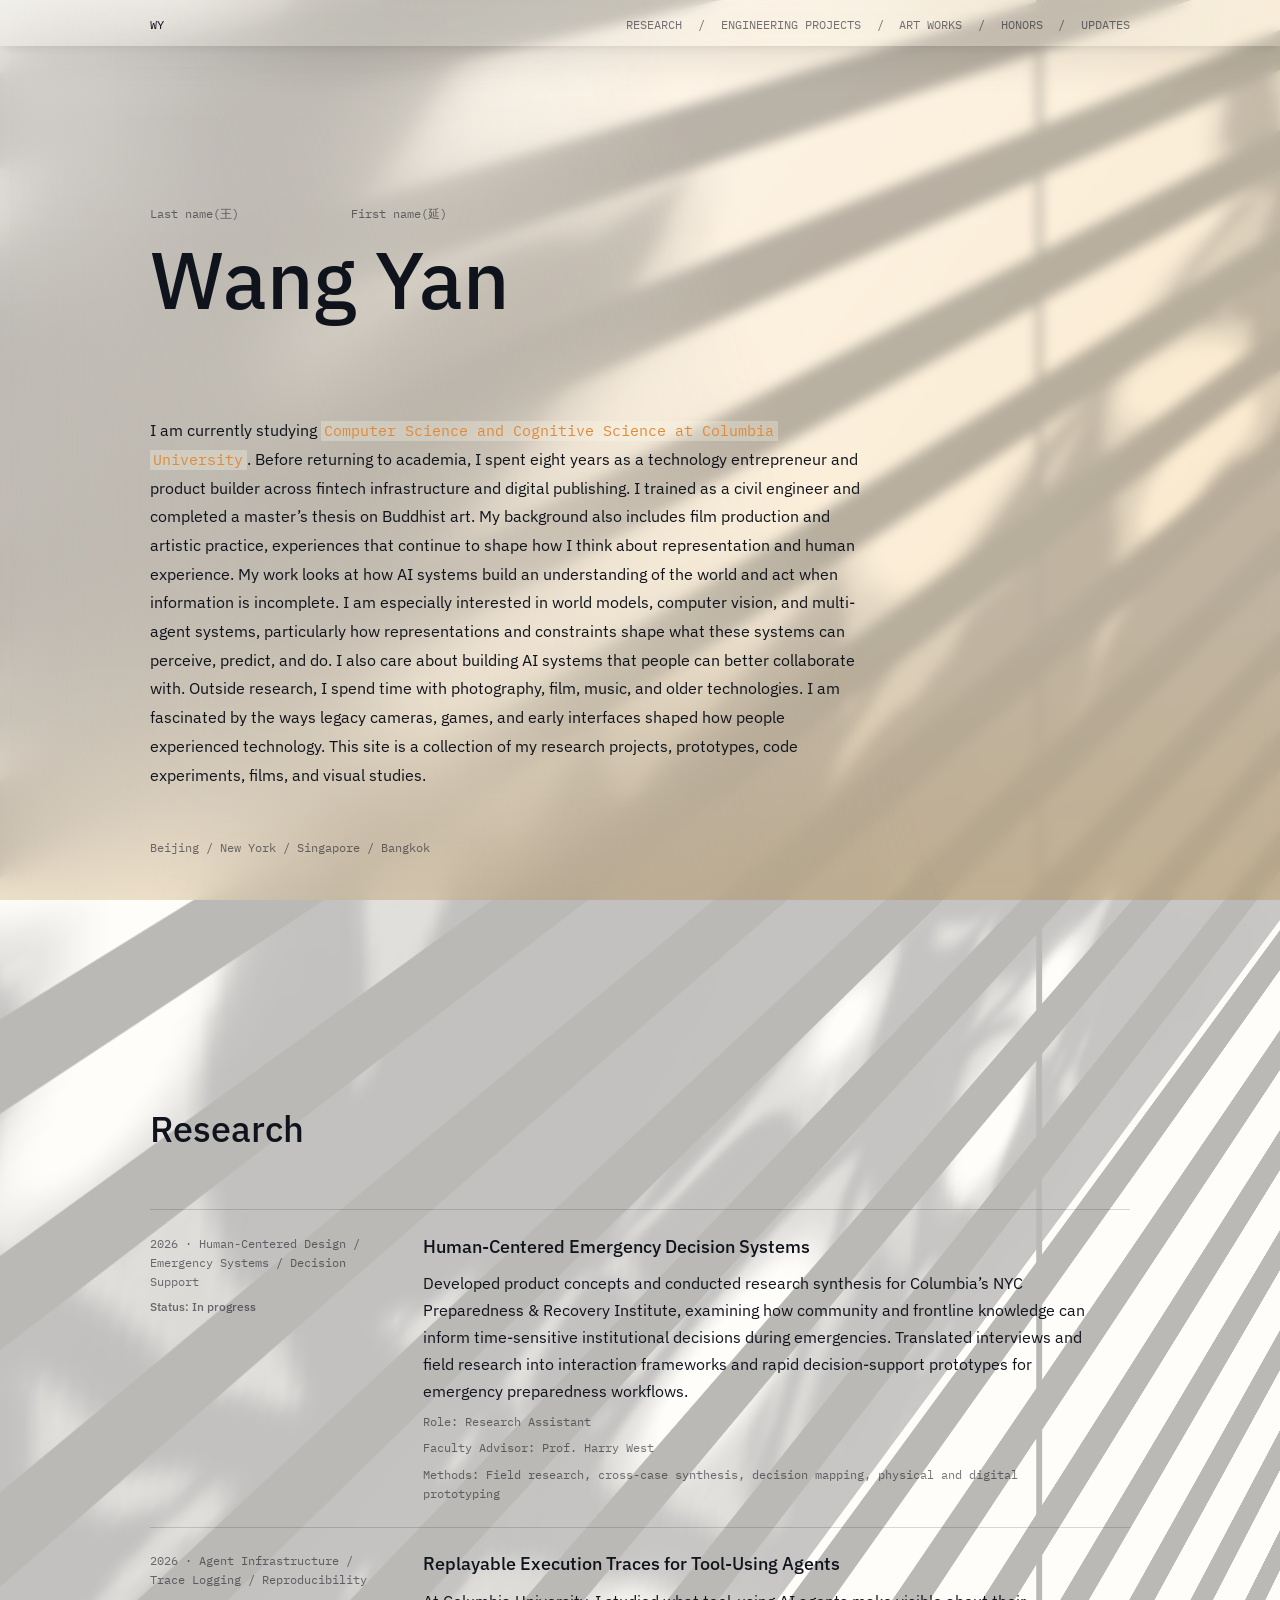
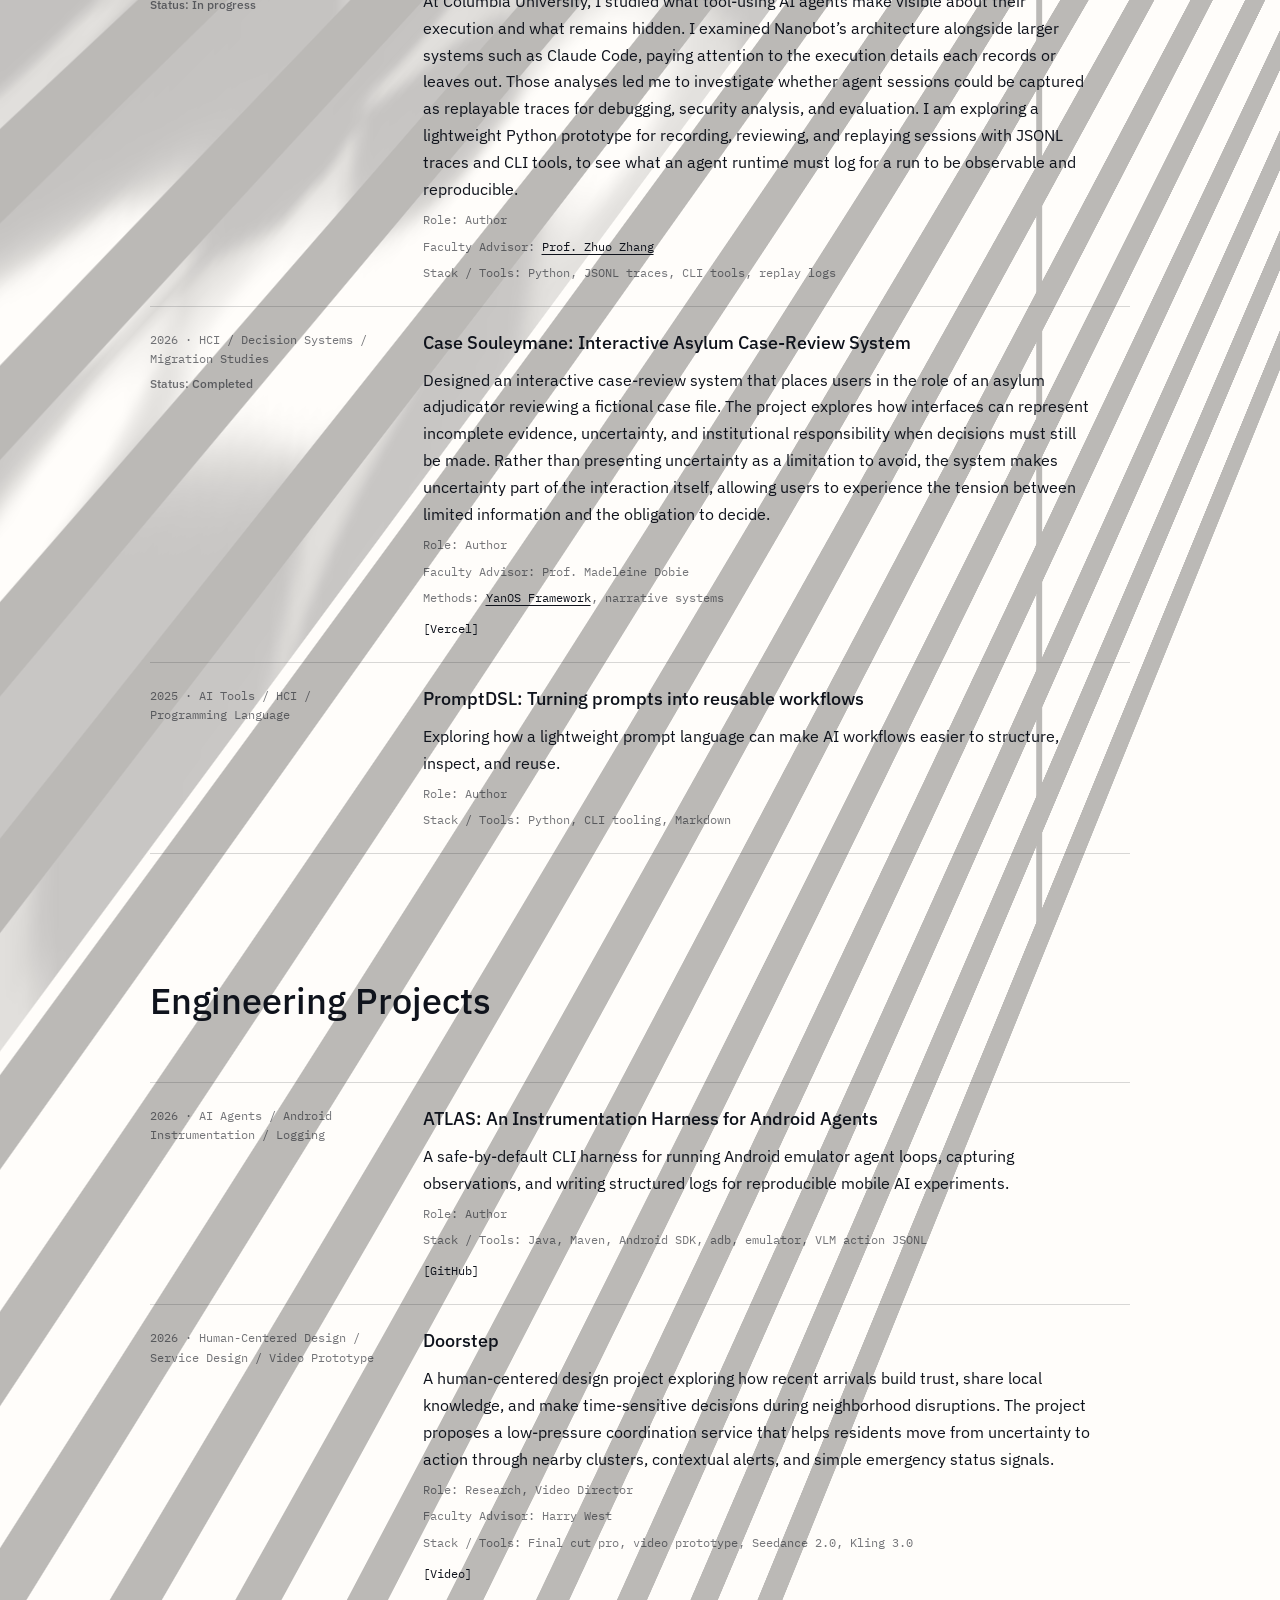
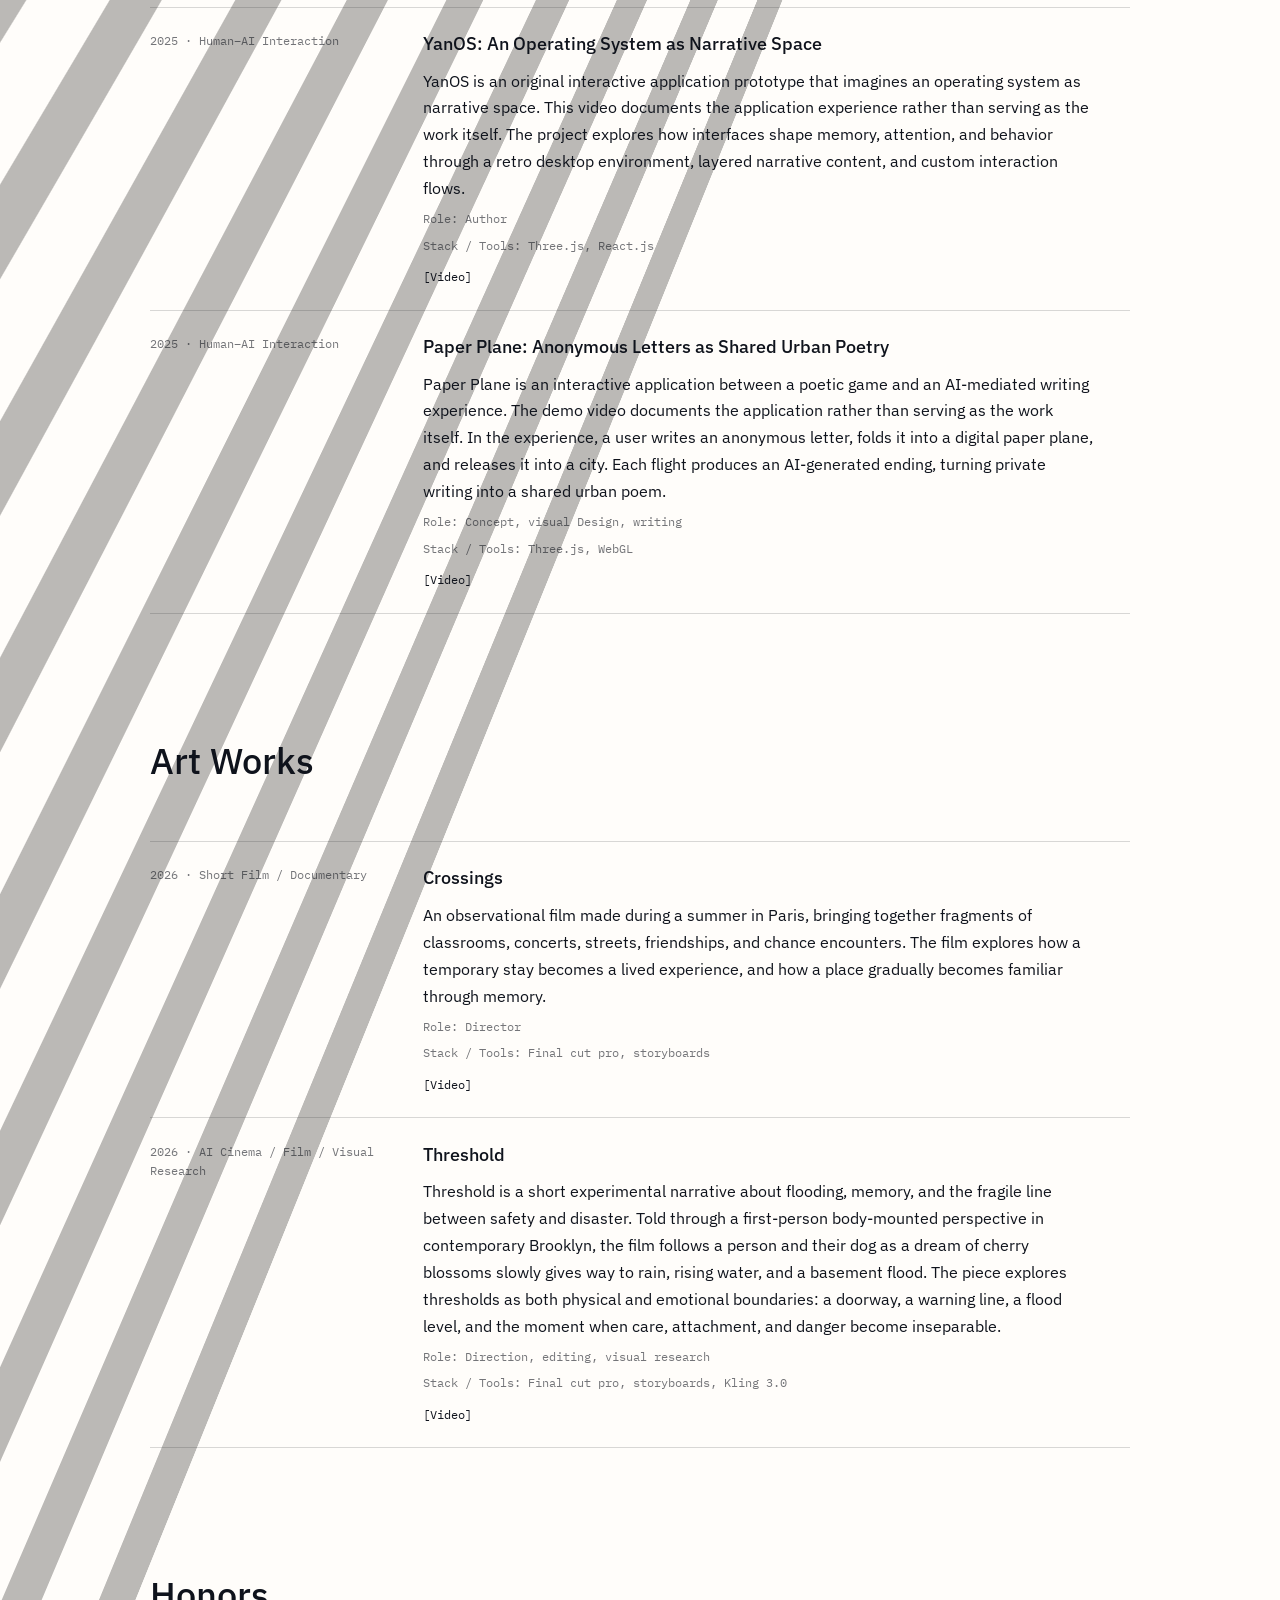
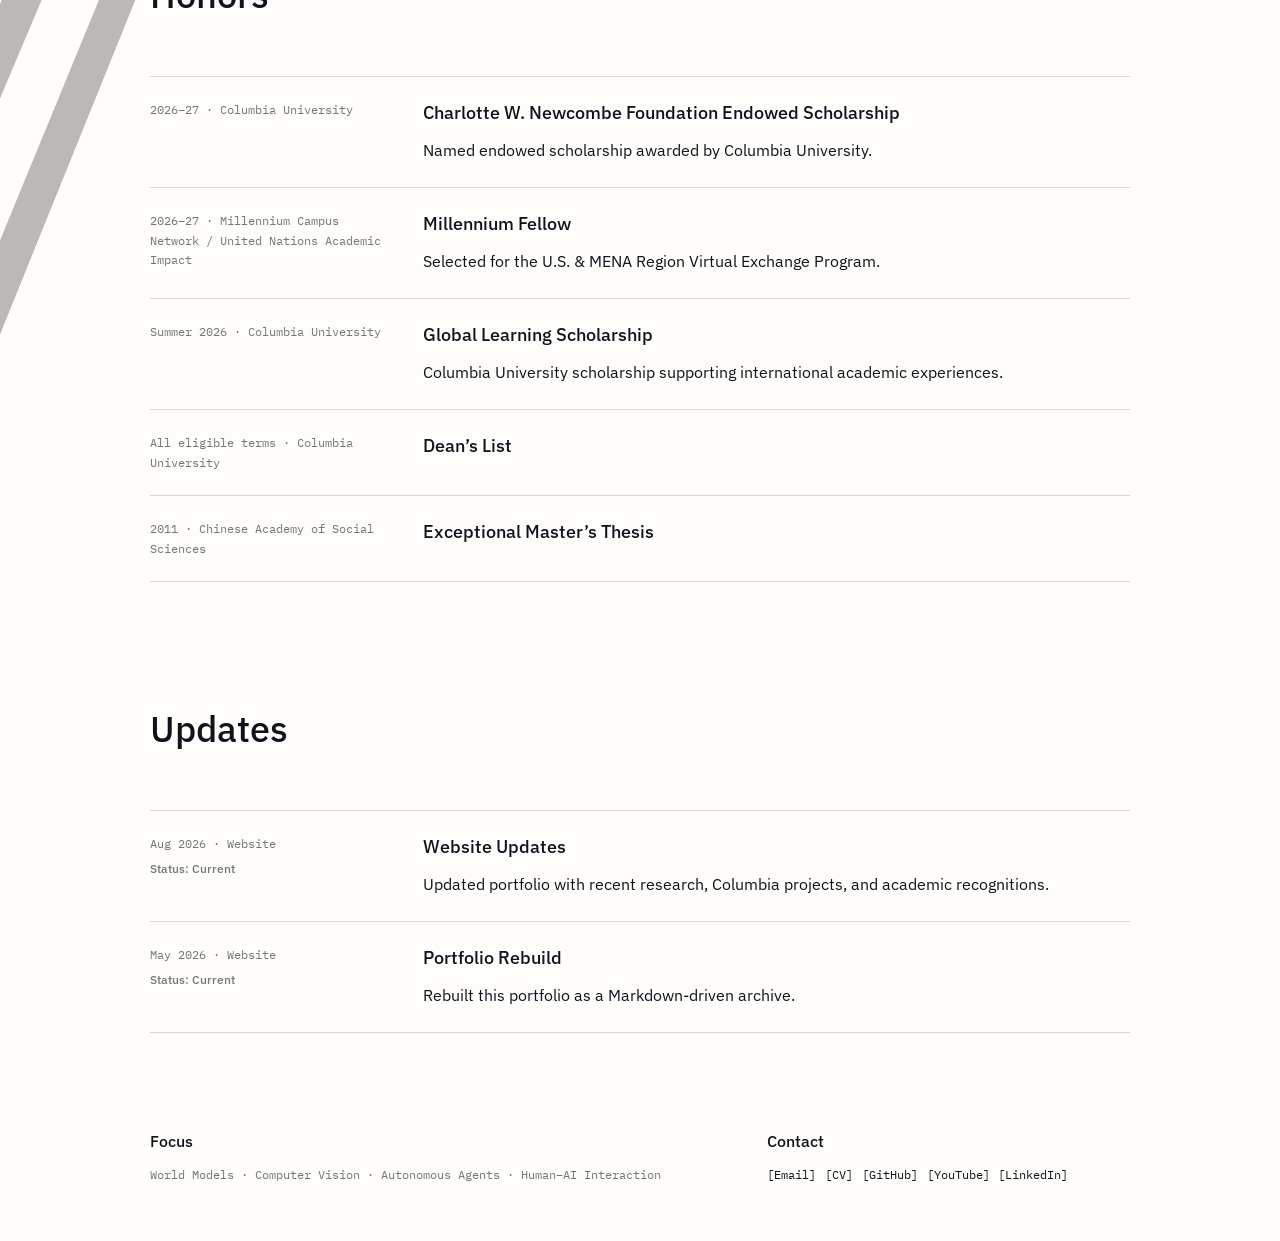
<file: index.html>
<html lang="en">

<head>
  <meta charset="UTF-8">
  <meta name="viewport" content="width=device-width, initial-scale=1.0">
  <title>Wang Yan</title>
  <link rel="preload" href="https://upload.wikimedia.org/wikipedia/commons/5/5c/Image_gaussian_noise_example.png" as="image">
  <link rel="stylesheet" href="./index.css?v=portfolio-honors-20260820">
</head>

<body class="sunrise-to-day">
  <div id="dappled-light">

    <div id="glow"></div>
    <div id="glow-bounce"></div>
    <div class="perspective">
      <div id="leaves" aria-hidden="true">
        <svg style="width: 0; height: 0; position: absolute;">
          <defs>
            <filter id="wind" x="-20%" y="-20%" width="140%" height="140%">
              <feTurbulence type="fractalNoise" numOctaves="2" seed="1">
                <animate attributeName="baseFrequency" dur="16s" keyTimes="0;0.33;0.66;1"
                  values="0.005 0.003;0.01 0.009;0.008 0.004;0.005 0.003" repeatCount="indefinite" />
              </feTurbulence>
              <feDisplacementMap in="SourceGraphic">
                <animate attributeName="scale" dur="20s" keyTimes="0;0.25;0.5;0.75;1" values="45;55;75;55;45"
                  repeatCount="indefinite" />
              </feDisplacementMap>
            </filter>
          </defs>
        </svg>
      </div>
      <div id="blinds">
        <div class="shutters">
          <div class="shutter"></div>
          <div class="shutter"></div>
          <div class="shutter"></div>
          <div class="shutter"></div>
          <div class="shutter"></div>
          <div class="shutter"></div>
          <div class="shutter"></div>
          <div class="shutter"></div>
          <div class="shutter"></div>
          <div class="shutter"></div>
          <div class="shutter"></div>
          <div class="shutter"></div>
          <div class="shutter"></div>
          <div class="shutter"></div>
          <div class="shutter"></div>
          <div class="shutter"></div>
          <div class="shutter"></div>
          <div class="shutter"></div>
          <div class="shutter"></div>
          <div class="shutter"></div>
          <div class="shutter"></div>
          <div class="shutter"></div>
          <div class="shutter"></div>
        </div>
        <div class="vertical">
          <div class="bar"></div>
          <div class="bar"></div>
        </div>
      </div>
    </div>
    <div id="progressive-blur">
      <div></div>
      <div></div>
      <div></div>
      <div></div>
    </div>
    <div class="grain"></div>
  </div>

<!-- content:start -->
  <header class="site-nav">
    <a class="nav-mark" href="#top">WY</a>
    <nav>
      <a href="#research">Research</a>
      <a href="#engineering-projects">Engineering Projects</a>
      <a href="#art-works">Art Works</a>
      <a href="#honors">Honors</a>
      <a href="#updates">Updates</a>
    </nav>
  </header>

  <main id="top">
    <section class="entrance">
      <p class="archive-label">Last name(王)                First name(延)</p>
      <h1>Wang Yan</h1>
      <div class="intro-copy">
        <p>I am currently studying <span class="inline-term">Computer Science and Cognitive Science at Columbia University</span>. Before returning to academia, I spent eight years as a technology entrepreneur and product builder across fintech infrastructure and digital publishing. I trained as a civil engineer and completed a master’s thesis on Buddhist art. My background also includes film production and artistic practice, experiences that continue to shape how I think about representation and human experience. My work looks at how AI systems build an understanding of the world and act when information is incomplete. I am especially interested in world models, computer vision, and multi-agent systems, particularly how representations and constraints shape what these systems can perceive, predict, and do. I also care about building AI systems that people can better collaborate with. Outside research, I spend time with photography, film, music, and older technologies. I am fascinated by the ways legacy cameras, games, and early interfaces shaped how people experienced technology. This site is a collection of my research projects, prototypes, code experiments, films, and visual studies.</p>
      </div>
      <div class="motif-path">
        <span>Beijing / New York / Singapore / Bangkok</span>
      </div>
    </section>

    <section class="archive-section" id="research">
      <div class="section-kicker">
        <span></span>
      </div>
      <div class="section-header">
        <h2>Research</h2>
        <p></p>
      </div>
      <div class="project-list">
        <article class="project-entry">
          <div class="entry-meta-block project-meta-block">
            <p class="entry-meta project-meta">2026 · Human-Centered Design / Emergency Systems / Decision Support</p>
            <p class="entry-status project-status">Status: In progress</p>
          </div>
          <div>
            <h3>Human-Centered Emergency Decision Systems</h3>
            <p>Developed product concepts and conducted research synthesis for Columbia’s NYC Preparedness &amp; Recovery Institute, examining how community and frontline knowledge can inform time-sensitive institutional decisions during emergencies. Translated interviews and field research into interaction frameworks and rapid decision-support prototypes for emergency preparedness workflows.</p>
            <p class="project-detail">Role: Research Assistant</p>
            <p class="project-detail">Faculty Advisor: Prof. Harry West</p>
            <p class="project-detail">Methods: Field research, cross-case synthesis, decision mapping, physical and digital prototyping</p>
          </div>
        </article>
        <article class="project-entry">
          <div class="entry-meta-block project-meta-block">
            <p class="entry-meta project-meta">2026 · Agent Infrastructure / Trace Logging / Reproducibility</p>
            <p class="entry-status project-status">Status: In progress</p>
          </div>
          <div>
            <h3>Replayable Execution Traces for Tool-Using Agents</h3>
            <p>At Columbia University, I studied what tool-using AI agents make visible about their execution and what remains hidden. I examined Nanobot’s architecture alongside larger systems such as Claude Code, paying attention to the execution details each records or leaves out. Those analyses led me to investigate whether agent sessions could be captured as replayable traces for debugging, security analysis, and evaluation. I am exploring a lightweight Python prototype for recording, reviewing, and replaying sessions with JSONL traces and CLI tools, to see what an agent runtime must log for a run to be observable and reproducible.</p>
            <p class="project-detail">Role: Author</p>
            <p class="project-detail">Faculty Advisor: <a href="https://zzhang.xyz">Prof. Zhuo Zhang</a></p>
            <p class="project-detail">Stack / Tools: Python, JSONL traces, CLI tools, replay logs</p>
          </div>
        </article>
        <article class="project-entry">
          <div class="entry-meta-block project-meta-block">
            <p class="entry-meta project-meta">2026 · HCI / Decision Systems / Migration Studies</p>
            <p class="entry-status project-status">Status: Completed</p>
          </div>
          <div>
            <h3>Case Souleymane: Interactive Asylum Case-Review System</h3>
            <p>Designed an interactive case-review system that places users in the role of an asylum adjudicator reviewing a fictional case file. The project explores how interfaces can represent incomplete evidence, uncertainty, and institutional responsibility when decisions must still be made. Rather than presenting uncertainty as a limitation to avoid, the system makes uncertainty part of the interaction itself, allowing users to experience the tension between limited information and the obligation to decide.</p>
            <p class="project-detail">Role: Author</p>
            <p class="project-detail">Faculty Advisor: Prof. Madeleine Dobie</p>
            <p class="project-detail">Methods: <a href="#yanos">YanOS Framework</a>, narrative systems</p>
            <p class="project-links"><a href="https://case-souleymane.vercel.app">Vercel</a></p>
          </div>
        </article>
        <article class="project-entry">
          <div class="entry-meta-block project-meta-block">
            <p class="entry-meta project-meta">2025 · AI Tools / HCI / Programming Language</p>

          </div>
          <div>
            <h3>PromptDSL: Turning prompts into reusable workflows</h3>
            <p>Exploring how a lightweight prompt language can make AI workflows easier to structure, inspect, and reuse.</p>
            <p class="project-detail">Role: Author</p>
            <p class="project-detail">Stack / Tools: Python, CLI tooling, Markdown</p>
          </div>
        </article>
      </div>
    </section>

    <section class="archive-section" id="engineering-projects" data-time-trigger="midday">
      <div class="section-kicker">
        <span></span>
      </div>
      <div class="section-header">
        <h2>Engineering Projects</h2>
        <p></p>
      </div>
      <div class="project-list">
        <article class="project-entry">
          <div class="entry-meta-block project-meta-block">
            <p class="entry-meta project-meta">2026 · AI Agents / Android Instrumentation / Logging</p>

          </div>
          <div>
            <h3>ATLAS: An Instrumentation Harness for Android Agents</h3>
            <p>A safe-by-default CLI harness for running Android emulator agent loops, capturing observations, and writing structured logs for reproducible mobile AI experiments.</p>
            <p class="project-detail">Role: Author</p>
            <p class="project-detail">Stack / Tools: Java, Maven, Android SDK, adb, emulator, VLM action JSONL</p>
            <p class="project-links"><a href="https://github.com/yw01x/ATLAS">GitHub</a></p>
          </div>
        </article>
        <article class="project-entry">
          <div class="entry-meta-block project-meta-block">
            <p class="entry-meta project-meta">2026 · Human-Centered Design / Service Design / Video Prototype</p>

          </div>
          <div>
            <h3>Doorstep</h3>
            <p>A human-centered design project exploring how recent arrivals build trust, share local knowledge, and make time-sensitive decisions during neighborhood disruptions. The project proposes a low-pressure coordination service that helps residents move from uncertainty to action through nearby clusters, contextual alerts, and simple emergency status signals.</p>
            <p class="project-detail">Role: Research, Video Director</p>
            <p class="project-detail">Faculty Advisor: Harry West</p>
            <p class="project-detail">Stack / Tools: Final cut pro, video prototype, Seedance 2.0, Kling 3.0</p>
            <p class="project-links"><a href="https://youtu.be/pmCOKHEQQjQ">Video</a></p>
          </div>
        </article>
        <article class="project-entry" id="yanos">
          <div class="entry-meta-block project-meta-block">
            <p class="entry-meta project-meta">2025 · Human–AI Interaction</p>

          </div>
          <div>
            <h3>YanOS: An Operating System as Narrative Space</h3>
            <p>YanOS is an original interactive application prototype that imagines an operating system as narrative space. This video documents the application experience rather than serving as the work itself. The project explores how interfaces shape memory, attention, and behavior through a retro desktop environment, layered narrative content, and custom interaction flows.</p>
            <p class="project-detail">Role: Author</p>
            <p class="project-detail">Stack / Tools: Three.js, React.js</p>
            <p class="project-links"><a href="https://youtu.be/kt_97odEc5k?si=_f1TYvwzwonSo4LC">Video</a></p>
          </div>
        </article>
        <article class="project-entry">
          <div class="entry-meta-block project-meta-block">
            <p class="entry-meta project-meta">2025 · Human–AI Interaction</p>

          </div>
          <div>
            <h3>Paper Plane: Anonymous Letters as Shared Urban Poetry</h3>
            <p>Paper Plane is an interactive application between a poetic game and an AI-mediated writing experience. The demo video documents the application rather than serving as the work itself. In the experience, a user writes an anonymous letter, folds it into a digital paper plane, and releases it into a city. Each flight produces an AI-generated ending, turning private writing into a shared urban poem.</p>
            <p class="project-detail">Role: Concept, visual Design, writing</p>
            <p class="project-detail">Stack / Tools: Three.js, WebGL</p>
            <p class="project-links"><a href="https://youtu.be/owHaPtW7FVY">Video</a></p>
          </div>
        </article>
      </div>
    </section>

    <section class="archive-section" id="art-works" data-time-trigger="night">
      <div class="section-kicker">
        <span></span>
      </div>
      <div class="section-header">
        <h2>Art Works</h2>
        <p></p>
      </div>
      <div class="project-list">
        <article class="project-entry">
          <div class="entry-meta-block project-meta-block">
            <p class="entry-meta project-meta">2026 · Short Film / Documentary</p>

          </div>
          <div>
            <h3>Crossings</h3>
            <p>An observational film made during a summer in Paris, bringing together fragments of classrooms, concerts, streets, friendships, and chance encounters. The film explores how a temporary stay becomes a lived experience, and how a place gradually becomes familiar through memory.</p>
            <p class="project-detail">Role: Director</p>
            <p class="project-detail">Stack / Tools: Final cut pro, storyboards</p>
            <p class="project-links"><a href="https://youtu.be/qTob4a-p_Bw">Video</a></p>
          </div>
        </article>
        <article class="project-entry">
          <div class="entry-meta-block project-meta-block">
            <p class="entry-meta project-meta">2026 · AI Cinema / Film / Visual Research</p>

          </div>
          <div>
            <h3>Threshold</h3>
            <p>Threshold is a short experimental narrative about flooding, memory, and the fragile line between safety and disaster. Told through a first-person body-mounted perspective in contemporary Brooklyn, the film follows a person and their dog as a dream of cherry blossoms slowly gives way to rain, rising water, and a basement flood. The piece explores thresholds as both physical and emotional boundaries: a doorway, a warning line, a flood level, and the moment when care, attachment, and danger become inseparable.</p>
            <p class="project-detail">Role: Direction, editing, visual research</p>
            <p class="project-detail">Stack / Tools: Final cut pro, storyboards, Kling 3.0</p>
            <p class="project-links"><a href="https://youtu.be/WIQP8RQPbOI">Video</a></p>
          </div>
        </article>
      </div>
    </section>

    <section class="archive-section honors-section" id="honors">
      <div class="section-kicker">
        <span></span>
      </div>
      <div class="section-header">
        <h2>Honors</h2>
        <p></p>
      </div>
      <div class="project-list honor-list">
        <article class="project-entry honor-entry">
          <div class="entry-meta-block project-meta-block">
            <p class="entry-meta project-meta">2026–27 · Columbia University</p>
          </div>
          <div>
            <h3>Charlotte W. Newcombe Foundation Endowed Scholarship</h3>
            <p>Named endowed scholarship awarded by Columbia University.</p>
          </div>
        </article>
        <article class="project-entry honor-entry">
          <div class="entry-meta-block project-meta-block">
            <p class="entry-meta project-meta">2026–27 · Millennium Campus Network / United Nations Academic Impact</p>
          </div>
          <div>
            <h3>Millennium Fellow</h3>
            <p>Selected for the U.S. &amp; MENA Region Virtual Exchange Program.</p>
          </div>
        </article>
        <article class="project-entry honor-entry">
          <div class="entry-meta-block project-meta-block">
            <p class="entry-meta project-meta">Summer 2026 · Columbia University</p>
          </div>
          <div>
            <h3>Global Learning Scholarship</h3>
            <p>Columbia University scholarship supporting international academic experiences.</p>
          </div>
        </article>
        <article class="project-entry honor-entry">
          <div class="entry-meta-block project-meta-block">
            <p class="entry-meta project-meta">All eligible terms · Columbia University</p>
          </div>
          <div>
            <h3>Dean’s List</h3>
          </div>
        </article>
        <article class="project-entry honor-entry">
          <div class="entry-meta-block project-meta-block">
            <p class="entry-meta project-meta">2011 · Chinese Academy of Social Sciences</p>
          </div>
          <div>
            <h3>Exceptional Master’s Thesis</h3>
          </div>
        </article>
      </div>
    </section>

    <section class="archive-section updates-section" id="updates">
      <div class="section-kicker">
        <span></span>
      </div>
      <div class="section-header">
        <h2>Updates</h2>
        <p></p>
      </div>
      <div class="update-list">
        <article class="update-entry">
          <div class="entry-meta-block update-meta-block">
            <p class="entry-meta update-meta">Aug 2026 · Website</p>
            <p class="entry-status update-status">Status: Current</p>
          </div>
          <div>
            <h3>Website Updates</h3>
            <p>Updated portfolio with recent research, Columbia projects, and academic recognitions.</p>

          </div>
        </article>
        <article class="update-entry">
          <div class="entry-meta-block update-meta-block">
            <p class="entry-meta update-meta">May 2026 · Website</p>
            <p class="entry-status update-status">Status: Current</p>
          </div>
          <div>
            <h3>Portfolio Rebuild</h3>
            <p>Rebuilt this portfolio as a Markdown-driven archive.</p>

          </div>
        </article>
      </div>
    </section>
  </main>

  <footer class="site-footer">
    <div>
      <h3>Focus</h3>
      <p>World Models · Computer Vision · Autonomous Agents · Human–AI Interaction</p>
    </div>
      <div>
        <h3>Contact</h3>
        <p class="project-links"><a href="mailto:yw4586@columbia.edu">Email</a> <a href="./assets/Wang_Yan_CV.pdf">CV</a> <a href="https://github.com/yw01x">GitHub</a> <a href="https://www.youtube.com/@ywang2025">YouTube</a> <a href="https://www.linkedin.com/in/wangyan-omni/">LinkedIn</a></p>
      </div>
  </footer>
  <!-- content:end -->
</body>

<script src="./index.js?v=portfolio-honors-20260820"></script>

</html>
</file>
<file: index.css>
@import url('https://fonts.googleapis.com/css2?family=IBM+Plex+Mono:wght@400;500&family=IBM+Plex+Sans:wght@400;500;600&display=swap');

body {
  --day: #fffdfa;
  --midday: #f9f7e9;
  --afternoon: #f2d9b8;
  --evening: #fccc83;
  --dusk: #db7a2a;
  --night: #0f131c;
  --dawn: #16132b;
  --morning: #9fb3bf;


  --light: var(--day);
  --dark: var(--night);
  --shadow: #1a1917;
  --bounce-light: #f5d7a6;
  --line: color-mix(in srgb, var(--dark) 16%, transparent);
  --muted: color-mix(in srgb, var(--dark) 58%, transparent);
  --timing-fn: cubic-bezier(0.455, 0.190, 0.000, 0.985);

  margin: 0;
  padding: 0;
  min-height: 100%;
  width: 100%;
  color: var(--dark);
  font-family: "IBM Plex Sans", system-ui, -apple-system, BlinkMacSystemFont, "Segoe UI", sans-serif;
  background-color: var(--light);

  animation-duration: 0s;
  animation-fill-mode: forwards;
  animation-timing-function: linear;
}

html {
  scroll-behavior: smooth;
}

a {
  color: var(--dark);
  text-decoration-thickness: 1px;
  text-underline-offset: 0.22em;
}

p,
h1,
h2,
h3 {
  margin-top: 0;
}

.site-nav,
main {
  position: relative;
  z-index: 1;
  isolation: isolate;
}

.site-nav {
  position: sticky;
  top: 0;
  display: grid;
  width: calc(100% - 3rem);
  max-width: 980px;
  margin: 0 auto;
  grid-template-columns: auto 1fr;
  gap: 1.5rem;
  align-items: center;
  padding: 1rem 0 0.85rem;
  z-index: 10;
}

.site-nav::before {
  position: absolute;
  z-index: -1;
  inset: 0 auto 0 50%;
  width: 100vw;
  transform: translateX(-50%);
  background: rgb(244 242 234 / 0.2);
  background: color-mix(in srgb, #f4f2ea 10%, transparent);
  box-shadow:
    0 0.8rem 2.4rem color-mix(in srgb, var(--shadow) 10%, transparent),
    0 0.08rem 0.7rem color-mix(in srgb, var(--dark) 10%, transparent);
  backdrop-filter: blur(80px) saturate(88%);
  -webkit-backdrop-filter: blur(80px) saturate(88%);
  content: "";
}

.nav-mark,
.site-nav nav a,
.archive-label,
.section-kicker,
.project-meta,
.update-meta,
.project-detail,
.project-links,
.motif-path {
  font-family: "IBM Plex Mono", "SFMono-Regular", Consolas, monospace;
}

.nav-mark {
  font-size: 0.78rem;
  text-decoration: none;
}

.site-nav nav {
  display: flex;
  justify-content: flex-end;
  gap: 0;
  overflow-x: auto;
}

.site-nav nav a {
  display: inline-flex;
  align-items: center;
  flex: 0 0 auto;
  color: var(--muted);
  font-size: 0.72rem;
  text-decoration: none;
  text-transform: uppercase;
}

.site-nav nav a + a::before {
  display: inline-block;
  width: 2.4rem;
  color: var(--muted);
  text-align: center;
  content: "/";
}

main {
  width: calc(100% - 3rem);
  max-width: 980px;
  margin: 0 auto;
}

.entrance {
  display: grid;
  /* Keep the name at a deliberate, consistent starting point as the bio grows. */
  align-content: start;
  min-height: 42rem;
  padding: 10rem 0 10rem;
}

.archive-label {
  margin-bottom: 1.2rem;
  color: var(--muted);
  font-size: 0.76rem;
}

.archive-label,
.subtitle {
  white-space: pre-wrap;
}

h1 {
  max-width: 12ch;
  margin-bottom: 1.2rem;
  font-size: clamp(1rem, 9vw, 5rem);
  font-weight: 500;
  line-height: 0.94;
}

.subtitle {
  margin-bottom: 2.5rem;
  font-size: 1.22rem;
}

.intro-copy {
  display: grid;
  gap: 0.95rem;
  max-width: 720px;
  margin-top: 5rem;
  font-size: 1.02rem;
  line-height: 1.76;
}

.intro-copy p,
.section-header p,
.project-entry p,
.update-entry p,
.site-footer p,
.about-grid p {
  margin-bottom: 0;
}

.motif-path {
  display: flex;
  flex-wrap: wrap;
  gap: 0.4rem 0.8rem;
  margin-top: 3.2rem;
  color: var(--muted);
  font-size: 0.75rem;
}

.motif-path span + span::before {
  content: "/";
  margin-right: 0.8rem;
  color: var(--muted);
}

.archive-section {
  padding: 3.5rem 0;
}

.section-kicker {
  display: flex;
  flex-wrap: wrap;
  gap: 0.6rem;
  margin-bottom: 1rem;
  color: var(--muted);
  font-size: 0.72rem;
}

.section-kicker span + span::before {
  content: "/";
  margin-right: 0.6rem;
}

.section-header {
  display: grid;
  grid-template-columns: 1fr;
  gap: 1.05rem;
  align-items: start;
  margin-bottom: 2.8rem;
}

.section-header h2 {
  margin-bottom: 0;
  font-size: clamp(1.7rem, 3vw, 2.25rem);
  font-weight: 500;
  line-height: 1.06;
}

.section-header p {
  max-width: 720px;
  color: var(--muted);
  font-size: 1rem;
  line-height: 1.74;
}

.project-list {
  border-top: 1px solid var(--line);
}

.project-entry,
.update-entry {
  display: grid;
  grid-template-columns: minmax(10rem, 0.34fr) minmax(0, 1fr);
  gap: 2rem;
  padding: 1.45rem 0;
  border-bottom: 1px solid var(--line);
}

.project-entry h3,
.update-entry h3 {
  margin-bottom: 0.8rem;
  font-size: 1.14rem;
  font-weight: 500;
}

.project-entry p,
.update-entry p {
  max-width: 42rem;
  line-height: 1.68;
}

.inline-term {
  font-family: "IBM Plex Mono", "SFMono-Regular", Consolas, monospace;
  font-size: 0.92em;
  line-height: 1;
  color: color-mix(in srgb, var(--dusk) 100%, var(--evening) 20%);
  background: color-mix(in srgb, var(--midday) 30%, transparent);
  border: 0px solid color-mix(in srgb, var(--dark) 18%, transparent);
  padding: 0.02em 0.22em 0.08em;
  box-decoration-break: clone;
  -webkit-box-decoration-break: clone;
}

.project-meta,
.update-meta,
.entry-status,
.project-status,
.update-status,
.project-detail,
.project-links {
  color: var(--muted);
  font-size: 0.72rem;
  line-height: 1.58;
}

.entry-status {
  margin: 0.32rem 0 0;
  color: var(--muted);
  font-family: "IBM Plex Sans", system-ui, -apple-system, BlinkMacSystemFont, "Segoe UI", sans-serif;
  font-weight: 500;
}

.project-detail {
  margin-top: 0.45rem;
}

.project-entry[id] {
  scroll-margin-top: 5rem;
}

.project-links {
  display: flex;
  flex-wrap: wrap;
  gap: 0.55rem;
  margin-top: 0.75rem;
}

.project-links a {
  color: var(--dark);
  text-decoration: none;
}

.project-links a::before {
  content: "[";
}

.project-links a::after {
  content: "]";
}

.update-list {
  border-top: 1px solid var(--line);
}

.site-footer {
  position: relative;
  z-index: 1;
  display: grid;
  grid-template-columns: minmax(0, 1fr) minmax(18rem, 0.62fr);
  width: calc(100% - 3rem);
  max-width: 980px;
  margin: 0 auto;
  gap: 2rem;
  padding: 2.5rem 0 3.5rem;
  color: var(--muted);
  font-size: 0.72rem;
  line-height: 1.58;
}

.site-footer h3 {
  margin: 0 0 0.75rem;
  color: var(--dark);
  font-size: 1rem;
  font-weight: 500;
}

.site-footer p {
  font-family: "IBM Plex Mono", "SFMono-Regular", Consolas, monospace;
}

.site-footer .project-links {
  display: flex;
  flex-wrap: wrap;
  gap: 0.55rem;
}

.site-footer a {
  color: var(--dark);
  text-decoration: none;
}

.site-footer a::before {
  content: "[";
}

.site-footer a::after {
  content: "]";
}

.about-grid {
  display: grid;
  grid-template-columns: minmax(0, 1fr) minmax(18rem, 0.62fr);
  gap: 2rem;
  border-top: 1px solid var(--line);
  padding-top: 1.45rem;
}

.about-grid h3 {
  margin-bottom: 0.75rem;
  font-size: 1rem;
  font-weight: 500;
}

body.animation-ready {
  transition: background-color 1.7s var(--timing-fn), color 1.2s var(--timing-fn);
}

body.sunrise-to-day:not(.animation-ready),
body.sunrise-to-midday:not(.animation-ready) {
  --light: var(--night);
  --dark: var(--day);
  --shadow: #030307;
  --bounce-light: #1b293f;
  background-color: var(--night);
}

body.animation-ready.midday-to-night,
body.animation-ready.day-to-night {
  animation-duration: 2.6s;
  animation-fill-mode: forwards;
  animation-name: sunset;
  animation-timing-function: var(--timing-fn);
}

body.animation-ready.day-to-night {
  animation-name: day-sunset;
}

body.animation-ready.sunrise-to-day,
body.animation-ready.sunrise-to-midday {
  animation-duration: 2.2s;
  animation-fill-mode: forwards;
  animation-name: sunrise;
  animation-timing-function: var(--timing-fn);
}

body.animation-ready.sunrise-to-midday {
  animation-name: sunrise-midday;
}

body.animation-ready.day-to-midday {
  animation-duration: 1.9s;
  animation-fill-mode: forwards;
  animation-name: midday;
  animation-timing-function: var(--timing-fn);
}

body.animation-ready.midday-to-day {
  animation-duration: 1.9s;
  animation-fill-mode: forwards;
  animation-name: midday-reverse;
  animation-timing-function: var(--timing-fn);
}

body.animation-ready.night-to-midday,
body.animation-ready.night-to-day {
  animation-duration: 2.8s;
  animation-fill-mode: forwards;
  animation-name: night-reverse-midday;
  animation-timing-function: var(--timing-fn);
}

body.animation-ready.night-to-day {
  animation-name: night-reverse-day;
}

body.animation-ready.sunrise-to-day,
body.animation-ready.sunrise-to-midday,
body.animation-ready.day-to-midday,
body.animation-ready.midday-to-day,
body.animation-ready.midday-to-night,
body.animation-ready.day-to-night,
body.animation-ready.night-to-midday,
body.animation-ready.night-to-day {
  transition: color 1.2s var(--timing-fn);
}

body.midday {
  --light: var(--midday);
  --dark: #121211;
  --shadow: #11100e;
  --bounce-light: #f9f7e9;
  background-color: var(--midday);
}

body.afternoon {
  --light: var(--afternoon);
  --dark: var(--night);
  --shadow: #15120f;
  --bounce-light: #efc17d;
  background-color: var(--afternoon);
}

body.dark {
  --light: var(--night);
  --dark: var(--day);
  --shadow: #030307;
  --bounce-light: #1b293f;
  background-color: var(--night);
}

@keyframes sunrise {
  0% {
    background-color: var(--night);
  }

  10% {
    background-color: var(--dawn);
  }

  35% {
    background-color: var(--morning);
  }

  100% {
    background-color: var(--day);
  }
}

@keyframes sunrise-midday {
  0% {
    background-color: var(--night);
  }

  10% {
    background-color: var(--dawn);
  }

  35% {
    background-color: var(--morning);
  }

  100% {
    background-color: var(--midday);
  }
}

@keyframes midday {
  0% {
    background-color: var(--day);
  }

  35% {
    background-color: #ffffff;
  }

  100% {
    background-color: var(--midday);
  }
}

@keyframes midday-reverse {
  0% {
    background-color: var(--midday);
  }

  65% {
    background-color: #ffffff;
  }

  100% {
    background-color: var(--day);
  }
}

@keyframes afternoon {
  0% {
    background-color: var(--day);
  }

  45% {
    background-color: var(--evening);
  }

  100% {
    background-color: var(--afternoon);
  }
}

@keyframes night-reverse-midday {
  0% {
    background-color: var(--night);
  }

  10% {
    background-color: var(--dawn);
  }

  40% {
    background-color: var(--dusk);
  }

  70% {
    background-color: var(--evening);
  }

  100% {
    background-color: var(--midday);
  }
}

@keyframes night-reverse-day {
  0% {
    background-color: var(--night);
  }

  10% {
    background-color: var(--dawn);
  }

  35% {
    background-color: var(--dusk);
  }

  58% {
    background-color: var(--evening);
  }

  82% {
    background-color: var(--midday);
  }

  100% {
    background-color: var(--day);
  }
}

@keyframes sunset {
  0% {
    background-color: var(--midday);
  }

  30% {
    background-color: var(--evening);
  }

  60% {
    background-color: var(--dusk);
  }

  90% {
    background-color: var(--dawn);
  }

  100% {
    background-color: var(--night);
  }
}

@keyframes day-sunset {
  0% {
    background-color: var(--day);
  }

  18% {
    background-color: var(--midday);
  }

  40% {
    background-color: var(--evening);
  }

  65% {
    background-color: var(--dusk);
  }

  90% {
    background-color: var(--dawn);
  }

  100% {
    background-color: var(--night);
  }
}

#dappled-light {
  pointer-events: none;
  position: fixed;
  height: 100vh;
  width: 100vw;
}

.grain {
  filter: brightness(120%) sepia(50%);
  height: 100%;
  left: 0;
  pointer-events: none;
  position: fixed;
  top: 0;
  width: 100%;
  z-index: 10;
}

.grain:before {
  animation: noise 1s steps(2) infinite;
  background-image: url(https://upload.wikimedia.org/wikipedia/commons/5/5c/Image_gaussian_noise_example.png);
  content: "";
  height: calc(100% + 20rem);
  left: -10rem;
  opacity: .12;
  pointer-events: none;
  position: fixed;
  top: -10rem;
  width: calc(100% + 20rem);
}

#progressive-blur {
  position: absolute;
  height: 100%;
  width: 100%;
}

#progressive-blur>div {
  position: absolute;
  height: 100%;
  width: 100%;
  inset: 0;
  backdrop-filter: blur(var(--blur-amount));
  mask-image: linear-gradient(252deg, transparent, transparent var(--stop1), black var(--stop2), black);
}

#progressive-blur>div:nth-child(1) {
  --blur-amount: 6px;
  --stop1: 0%;
  --stop2: 0%;
}

#progressive-blur>div:nth-child(2) {
  --blur-amount: 12px;
  --stop1: 40%;
  --stop2: 80%;
}

#progressive-blur>div:nth-child(3) {
  --blur-amount: 48px;
  --stop1: 40%;
  --stop2: 70%;
}

#progressive-blur>div:nth-child(4) {
  --blur-amount: 96px;
  --stop1: 70%;
  --stop2: 80%;
}

#glow {
  position: absolute;
  background: linear-gradient(309deg, var(--bounce-light), var(--bounce-light) 20%, transparent);
  transition: background 1.0s var(--timing-fn);
  height: 100%;
  width: 100%;
  opacity: 0.5;
}

#glow-bounce {
  content: "";
  position: absolute;
  background: linear-gradient(355deg, var(--bounce-light) 0%, transparent 30%, transparent 100%);
  transition: background 1.0s var(--timing-fn);
  opacity: 0.5;
  height: 100%;
  width: 100%;
  bottom: 0;
}

.perspective {
  position: absolute;
  transition: transform 1.7s var(--timing-fn), opacity 4s ease;
  top: -30vh;
  right: 0;
  width: 80vw;
  height: 130vh;
  opacity: 0.3;
  background-blend-mode: darken;
  transform-origin: top right;
  transform-style: preserve-3d;
  transform: matrix3d(0.7500, -0.0625, 0.0000, 0.0008,
      0.0000, 1.0000, 0.0000, 0.0000,
      0.0000, 0.0000, 1.0000, 0.0000,
      0.0000, 0.0000, 0.0000, 1.0000);
}

.dark .perspective {
  opacity: 0.3;
  transform: matrix3d(0.8333, 0.0833, 0.0000, 0.0003,
      0.0000, 1.0000, 0.0000, 0.0000,
      0.0000, 0.0000, 1.0000, 0.0000,
      0.0000, 0.0000, 0.0000, 1.0000);
}

.midday .perspective {
  opacity: 0.42;
  transform: matrix3d(0.7600, -0.0350, 0.0000, 0.0007,
      0.0000, 1.0000, 0.0000, 0.0000,
      0.0000, 0.0000, 1.0000, 0.0000,
      0.0000, 0.0000, 0.0000, 1.0000);
}

.afternoon .perspective {
  opacity: 0.33;
  transform: matrix3d(0.7900, 0.0100, 0.0000, 0.0005,
      0.0000, 1.0000, 0.0000, 0.0000,
      0.0000, 0.0000, 1.0000, 0.0000,
      0.0000, 0.0000, 0.0000, 1.0000);
}

#leaves {
  --leaf-opacity: 0.85;
  position: absolute;
  bottom: -20px;
  right: -700px;
  width: 1600px;
  height: 1400px;
  background-image: url("./leaves.png");
  background-position: center;
  background-repeat: no-repeat;
  background-size: cover;
  opacity: var(--leaf-opacity);
  animation: billow 5s ease-in-out infinite;
  pointer-events: none;
  transform-origin: 50% 50%;
  will-change: transform, opacity;
}

#blinds {
  position: relative;
  width: 100%;
}

#blinds .shutter,
#blinds .bar {
  background-color: var(--shadow);
}

#blinds>.shutters {
  display: flex;
  flex-direction: column;
  align-items: end;
  gap: 60px;
  transition: gap 1.0s var(--timing-fn);
}

.dark #blinds>.shutters {
  gap: 20px;
}

.midday #blinds>.shutters {
  gap: 76px;
}

.afternoon #blinds>.shutters {
  gap: 42px;
}

#blinds>.vertical {
  top: 0;
  position: absolute;
  height: 100%;
  width: 100%;
  display: flex;
  justify-content: space-around;
}

.vertical>.bar {
  width: 5;
  height: 100%;
}

.shutter {
  width: 100%;
  height: 40px;
  transition: height 1.0s var(--timing-fn);
}

.dark .shutter {
  height: 80px;
}

.midday .shutter {
  height: 28px;
}

.afternoon .shutter {
  height: 54px;
}

@keyframes billow {
  0% {
    transform: perspective(400px) rotateX(0deg) rotateY(0deg) scale(1);
  }

  25% {
    transform: perspective(400px) rotateX(1deg) rotateY(2deg) scale(1.02);
  }

  50% {
    transform: perspective(400px) rotateX(-4deg) rotateY(-2deg) scale(0.97);
  }

  75% {
    transform: perspective(400px) rotateX(1deg) rotateY(-1deg) scale(1.04);
  }

  100% {
    transform: perspective(400px) rotateX(0deg) rotateY(0deg) scale(1);
  }
}

@keyframes noise {
  0% {
    transform: translate3d(0, 2rem, 0);
  }

  10% {
    transform: translate3d(-1rem, -2rem, 0);
  }

  20% {
    transform: translate3d(-4rem, 1rem, 0);
  }

  30% {
    transform: translate3d(4.5rem, -4.5rem, 0);
  }

  40% {
    transform: translate3d(-1rem, 3.5rem, 0);
  }

  50% {
    transform: translate3d(-4.5rem, -2rem, 0);
  }

  60% {
    transform: translate3d(1rem, 3rem, 0);
  }

  70% {
    transform: translate3d(3.5rem, -4rem, 0);
  }

  80% {
    transform: translate3d(-4.5rem, .5rem, 0);
  }

  90% {
    transform: translate3d(3rem, -2.5rem, 0);
  }

  100% {
    transform: translate3d(-3.5rem, 0, 0);
  }
}

@media (max-width: 860px) {
  .site-nav,
  main {
    width: calc(100% - 2rem);
  }

  .site-nav {
    gap: 1rem;
  }

  .site-nav nav {
    justify-content: flex-start;
  }

  .entrance {
    min-height: auto;
    padding: 7rem 0 5.5rem;
  }

  .archive-section {
    padding: 5rem 0;
  }

  .section-header,
  .project-entry,
  .update-entry,
  .about-grid {
    grid-template-columns: 1fr;
    gap: 1.1rem;
  }

  .site-footer {
    width: calc(100% - 2rem);
    grid-template-columns: 1fr;
    gap: 0.8rem;
  }
}

@media (max-width: 560px) {
  .site-nav {
    grid-template-columns: 1fr;
    align-items: start;
  }

  .site-nav nav {
    gap: 0.75rem;
    max-width: calc(100vw - 2rem);
  }

  .archive-label,
  .section-kicker,
  .project-meta,
  .update-meta,
  .project-detail,
  .project-links,
  .site-footer,
  .motif-path {
    font-size: 0.69rem;
  }

  .intro-copy,
  .section-header p,
  .project-entry p,
  .update-entry p,
  .about-grid p {
    max-width: 34ch;
  }
}
</file>
